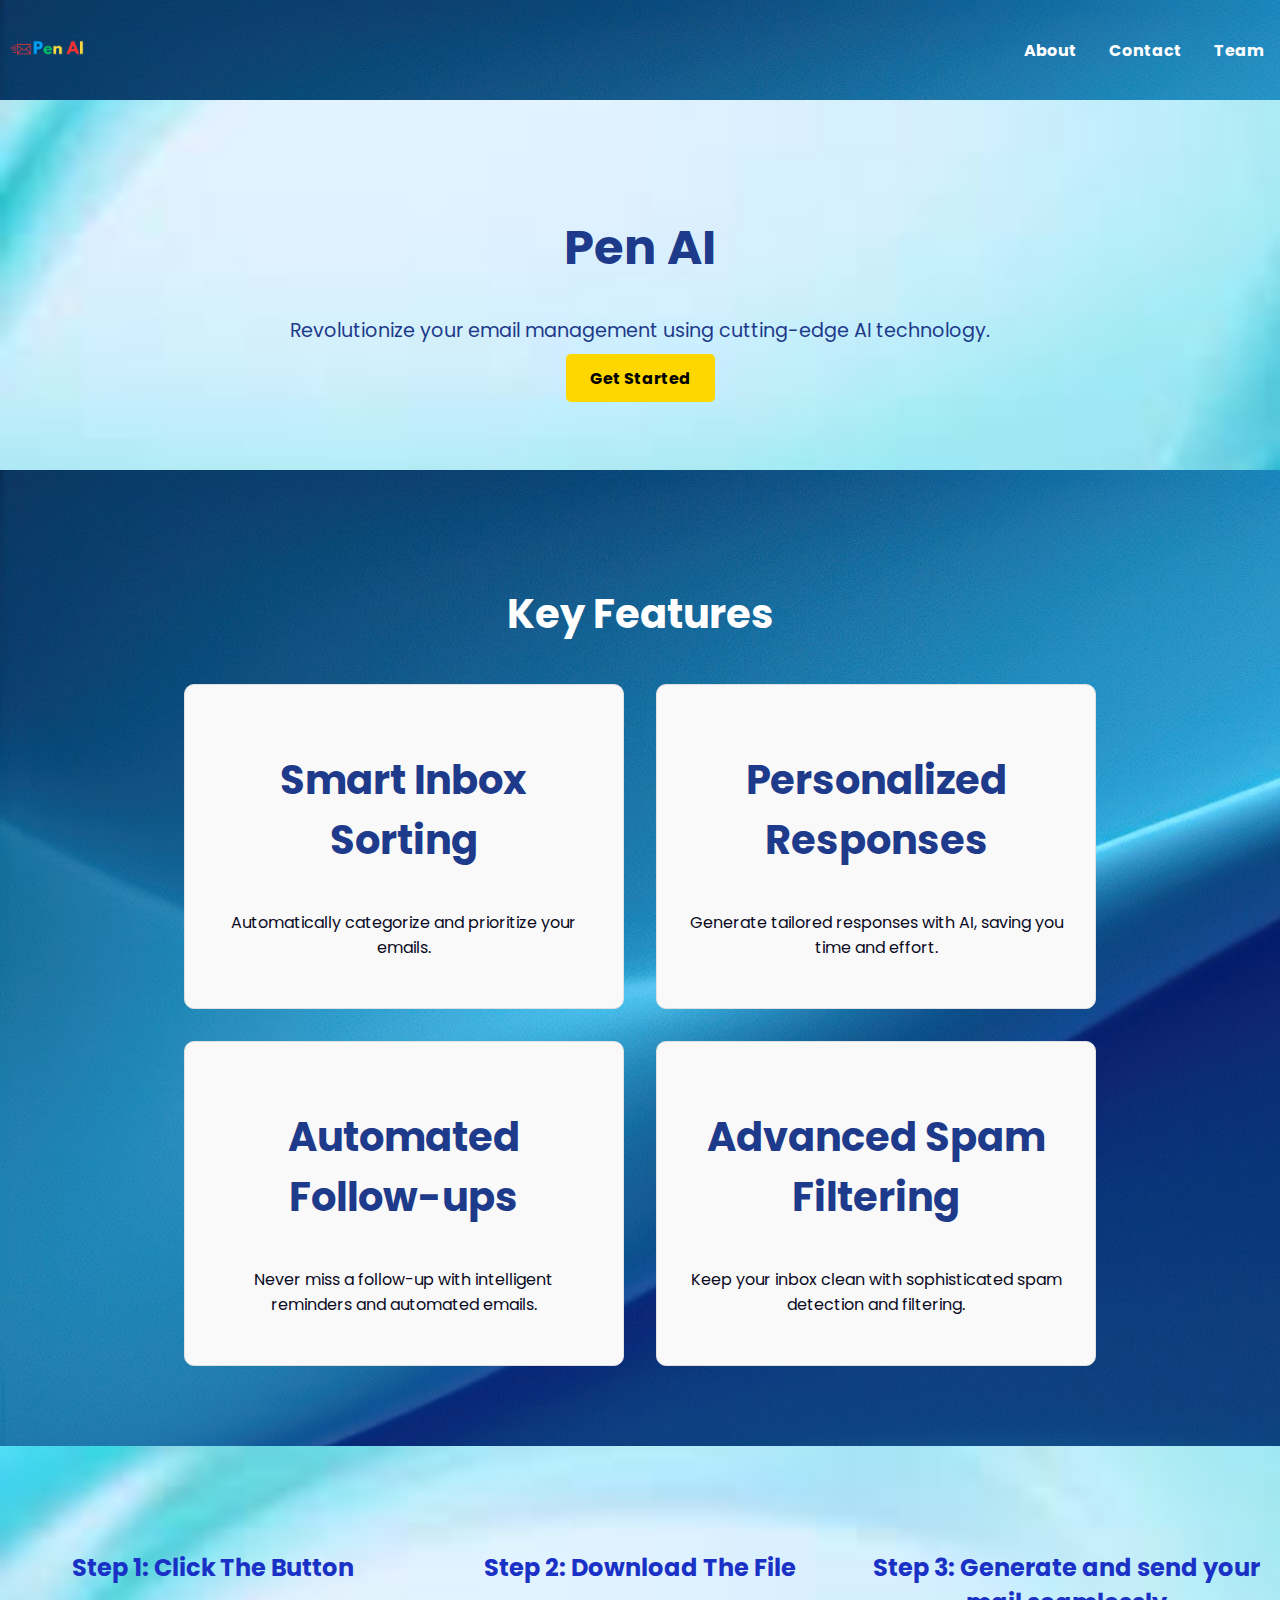
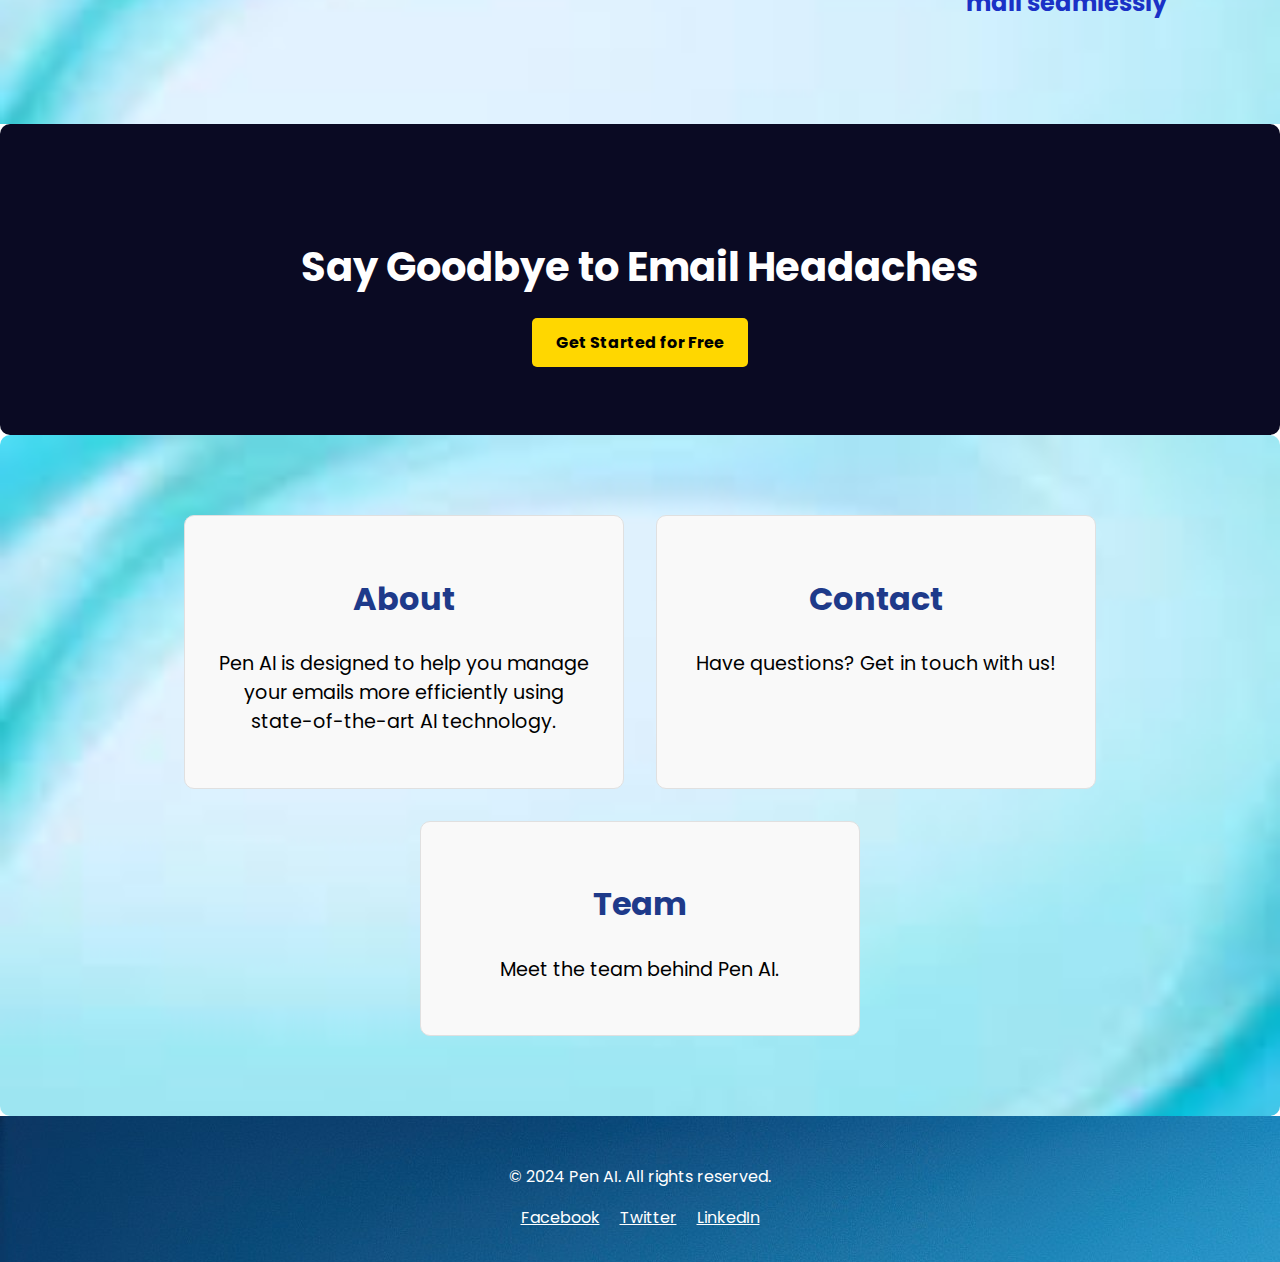
<file: PenAi/index.html>
<!DOCTYPE html>
<html lang="en">
<head>
  <meta charset="UTF-8">
  <meta name="viewport" content="width=device-width, initial-scale=1.0">
  <title>Pen AI</title>
  <link rel="stylesheet" href="landingpage.css">
</head>
<body>
  <header>
    <img src="logo.png" alt="Pen AI Logo" style="height: 100px; width: 100px;">
    <nav>
      <ul>
        <li><a href="about.html">About</a></li>
        <li><a href="contact.html">Contact</a></li>
        <li><a href="../Teampage.html">Team</a></li>
        
      </ul>
    </nav>
    
  </header>
  <div class="header">
    <h1>Pen AI</h1>
    <p>Revolutionize your email management using cutting-edge AI technology.</p>
    <a href="#cta" class="btn-primary">Get Started </a>
    <div class="header-background">
    
    </div>
  </div>
 

  <section class="features">
    <h2>Key Features</h2>
    <div class="feature-grid">
      <div class="feature">
        <h2>Smart Inbox Sorting</h2>
        <p>Automatically categorize and prioritize your emails.</p>
      </div>
      <div class="feature">
        <h2>Personalized Responses</h2>
        <p>Generate tailored responses with AI, saving you time and effort.</p>
      </div>
      <div class="feature">
        <h2>Automated Follow-ups</h2>
        <p>Never miss a follow-up with intelligent reminders and automated emails.</p>
      </div>
      <div class="feature">
        <h2>Advanced Spam Filtering</h2>
        <p>Keep your inbox clean with sophisticated spam detection and filtering.</p>
      </div>
    </div>
  </section>

  <section class="how-it-works">
 
    <div class="steps">
      <div class="step">
        <h3>Step 1: Click The Button </h3>
      </div>
      <div class="step">
        <h3>Step 2: Download The File </h3>
      </div>
      <div class="step">
        <h3>Step 3: Generate and send your mail seamlessly </h3>
      </div>
    </div>
  </section>

  <section id="cta" class="cta">
    <h2>Say Goodbye to Email Headaches</h2>
    <a href="https://drive.google.com/file/d/1eTfmT7Q2cPmJHX3fdbkCtXgHNUvS566e/view?usp=drive_link" class="btn-primary">Get Started for Free</a>
  </section>

  <section class="new-section">
    <div class="section-grid">
      <div class="section">
    <h2>About</h2>
    <p>Pen AI is designed to help you manage your emails more efficiently using state-of-the-art AI technology.</p>
      </div>

      <div class="section">
    <h2>Contact</h2>
    <p>Have questions? Get in touch with us!</p>
    </div>

    <div class="section">
    <h2>Team</h2>
    <p>Meet the team behind Pen AI.</p>
    </div>

    <!-- <div class="section">
    <h2>History</h2>
    <p>Learn about the history of Pen AI and our journey.</p>
    </div> -->

    <!-- <div class="section">
    <h2>Settings</h2>
    <p>Customize your Pen AI experience in the settings.</p>
    </div> -->
  </div>
  </section>

  <footer>
    <p>&copy; 2024 Pen AI. All rights reserved.</p>
    <div class="social-links">
      <a href="#">Facebook</a>
      <a href="#">Twitter</a>
      <a href="#">LinkedIn</a>
    </div>
  </footer>
</body>
</html>
</file>
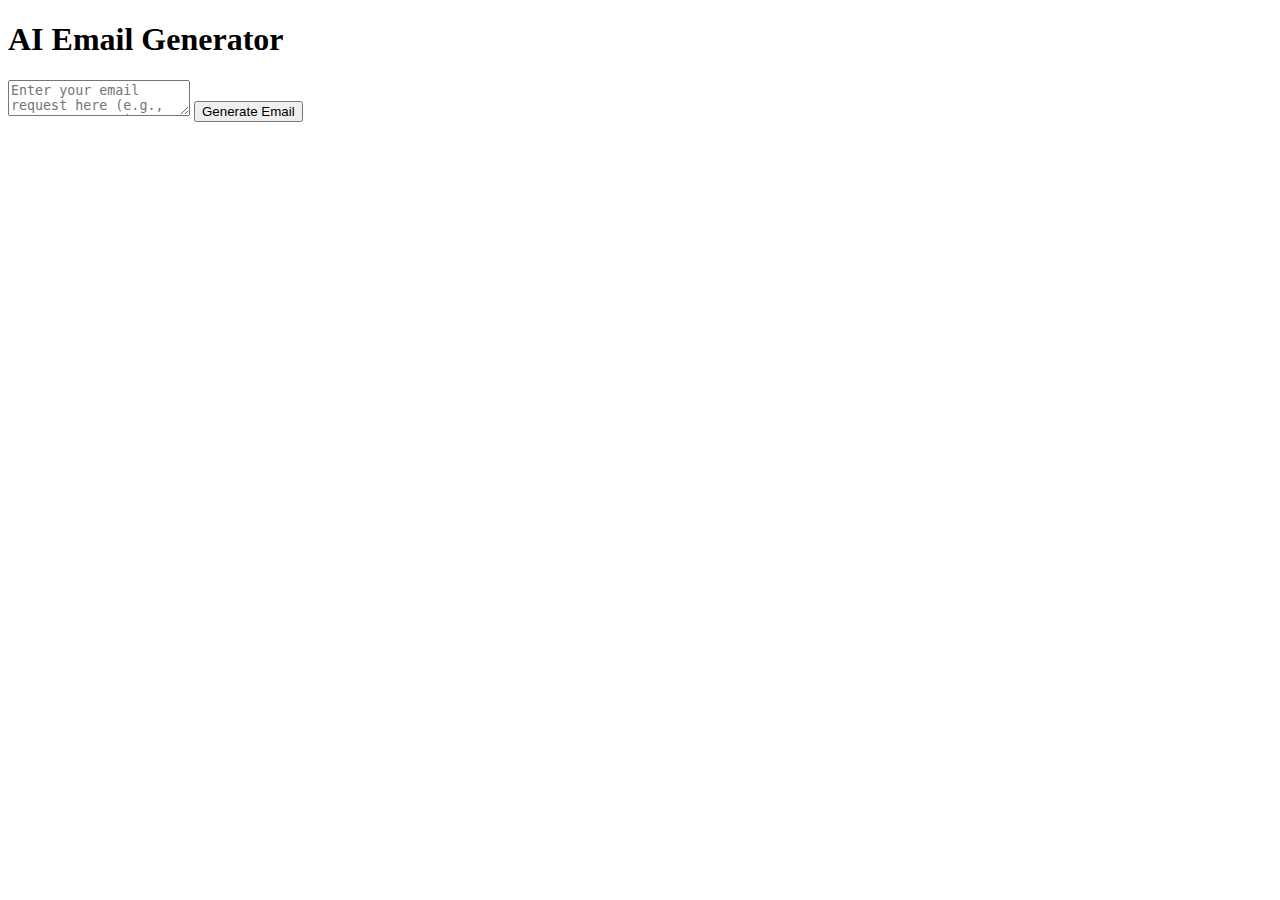
<file: PenAi/templates/index.html>
<!DOCTYPE html>
<html lang="en">
<head>
    </head>
<body>
    <div class="container">
        <h1>AI Email Generator</h1>
        <form id="emailForm">
            <textarea id="userInput" placeholder="Enter your email request here (e.g., 'Request vacation time')"></textarea>
            <button type="submit">Generate Email</button>
            <div id="loading" style="display: none;">Loading...</div>
        </form>
        <div class="response" id="response"></div>
        <button id="copyButton" style="display: none;">Copy</button>
    </div>
    <script>
        const form = document.getElementById('emailForm');
        const userInput = document.getElementById('userInput');
        const responseDiv = document.getElementById('response');
        const loadingDiv = document.getElementById('loading');
        const copyButton = document.getElementById('copyButton');

        form.addEventListener('submit', function(e) {
            e.preventDefault();
            if (userInput.value.trim() === '') {
                alert('Please enter your email request.');
                return;
            }
            loadingDiv.style.display = 'block';
            fetch('/generate', {
                method: 'POST',
                headers: {
                    'Content-Type': 'application/x-www-form-urlencoded',
                },
                body: 'user_input=' + encodeURIComponent(userInput.value)
            })
            .then(response => response.json())
            .then(data => {
                responseDiv.textContent = data.response;
                copyButton.style.display = 'inline-block';
            })
            .catch(error => {
                responseDiv.textContent = 'An error occurred. Please try again.';
                console.error('Error:', error);
            })
            .finally(() => {
                loadingDiv.style.display = 'none';
            });
        });

        copyButton.addEventListener('click', function() {
            navigator.clipboard.writeText(responseDiv.textContent)
                .then(() => {
                    alert('Email copied to clipboard!');
                })
                .catch(err => {
                    console.error("Failed to copy: ", err);
                });
        });
    </script>
</body>
</html>
</file>
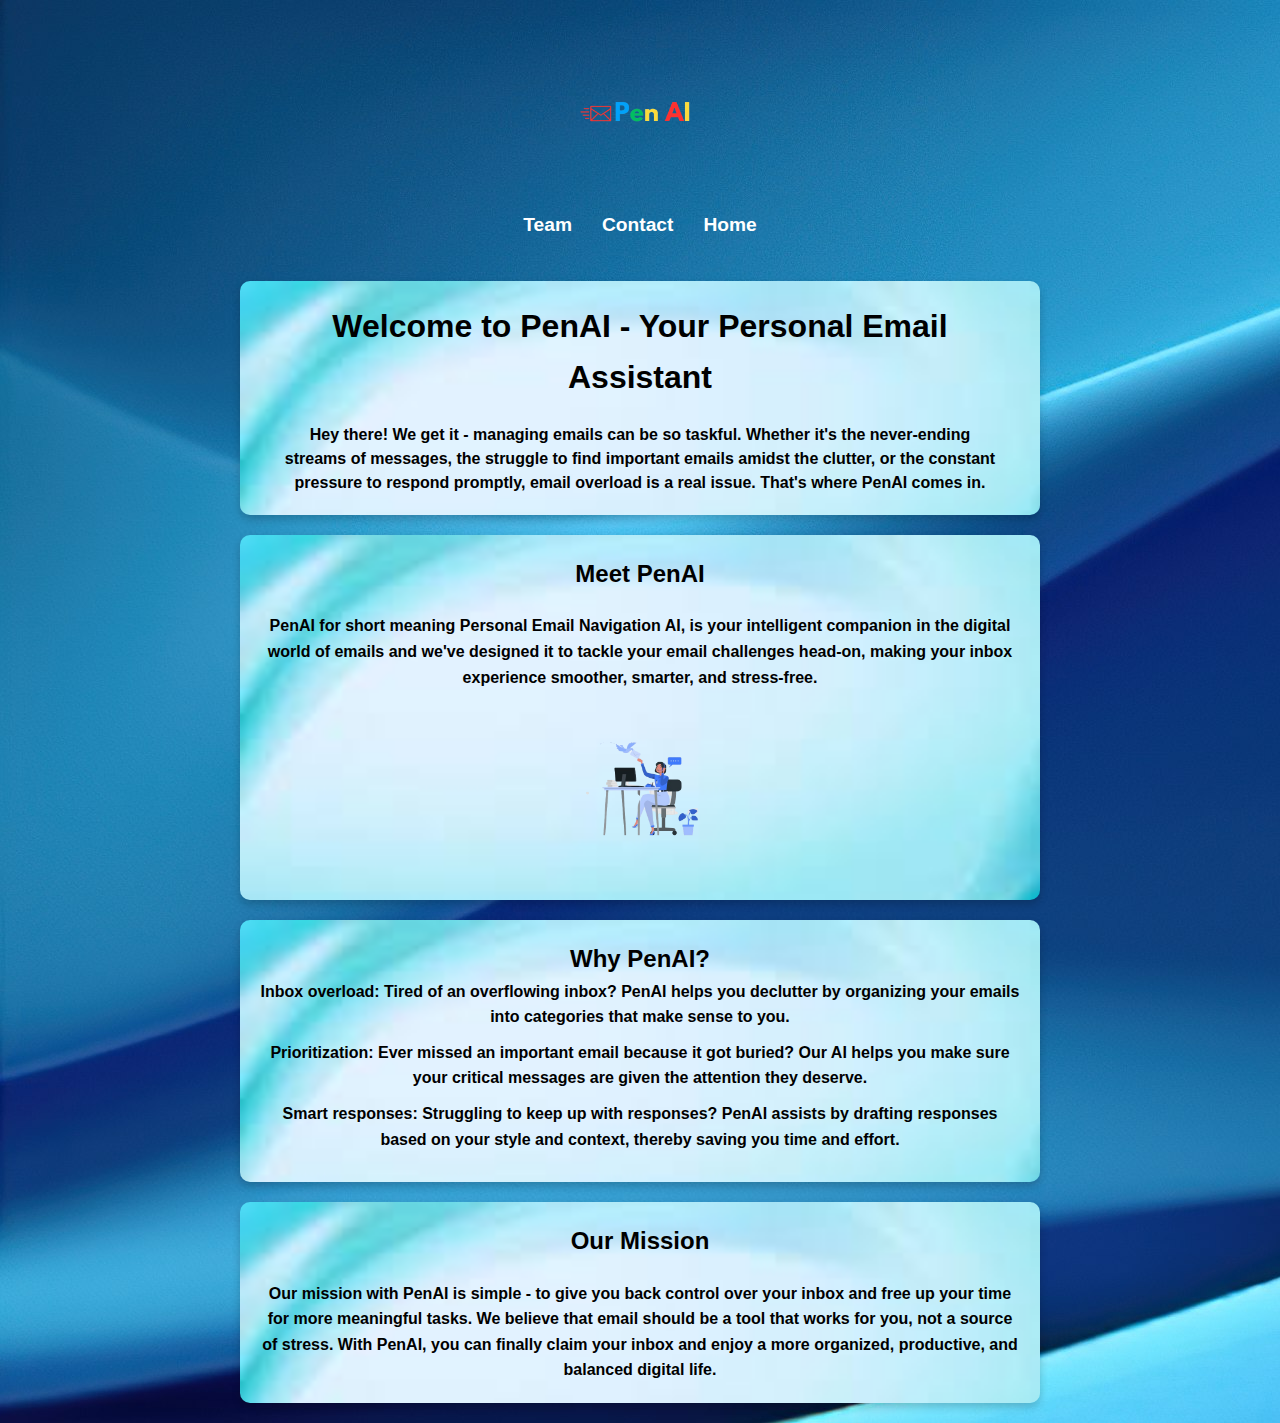
<file: PenAi/about.html>
<!DOCTYPE html>
<html lang="en">
<head>
    <meta charset="UTF-8">
    <meta name="viewport" content="width=device-width, initial-scale=1.0">
    <link rel="stylesheet" href="about.css">
    <title>PenAI - Your Personal Email Assistant</title>
</head>
<body>
    <header>
        <img src="logo.png" alt="PenAI Logo" class="firstimage">
        <nav>
            <ul>
                <li><a href="Teampage.html">Team</a></li>
                <li><a href="contact.html">Contact</a></li>
                <li><a href="index.html">Home</a></li>
            </ul>
        </nav>
    </header>
    
    <div class="all section">
        <div class="firstdiv">
            <h1>Welcome to PenAI - Your Personal Email Assistant</h1>
            <p>Hey there! We get it - managing emails can be so taskful. Whether it's the never-ending streams of messages, the struggle to find important emails amidst the clutter, or the constant pressure to respond promptly, email overload is a real issue. That's where PenAI comes in.</p>
        </div>

        <div class="seconddiv">
            <h2>Meet PenAI</h2>
            <p>PenAI for short meaning Personal Email Navigation AI, is your intelligent companion in the digital world of emails and we've designed it to tackle your email challenges head-on, making your inbox experience smoother, smarter, and stress-free.</p>
            <img src="Contact_us-rafiki-removebg-preview.png" alt="PenAI" class="secondimage">
        </div>

        <div class="thirddiv">
            <h2>Why PenAI?</h2>
            <p><b>Inbox overload:</b> Tired of an overflowing inbox? PenAI helps you declutter by organizing your emails into categories that make sense to you.</p>
            <p><b>Prioritization:</b> Ever missed an important email because it got buried? Our AI helps you make sure your critical messages are given the attention they deserve.</p>
            <p><b>Smart responses:</b> Struggling to keep up with responses? PenAI assists by drafting responses based on your style and context, thereby saving you time and effort.</p>
        </div>

        <div class="fourthdiv">
            <h2>Our Mission</h2>
            <p>Our mission with PenAI is simple - to give you back control over your inbox and free up your time for more meaningful tasks. We believe that email should be a tool that works for you, not a source of stress. With PenAI, you can finally claim your inbox and enjoy a more organized, productive, and balanced digital life.</p>
        </div>
    </div>
</body>
</html>
</file>
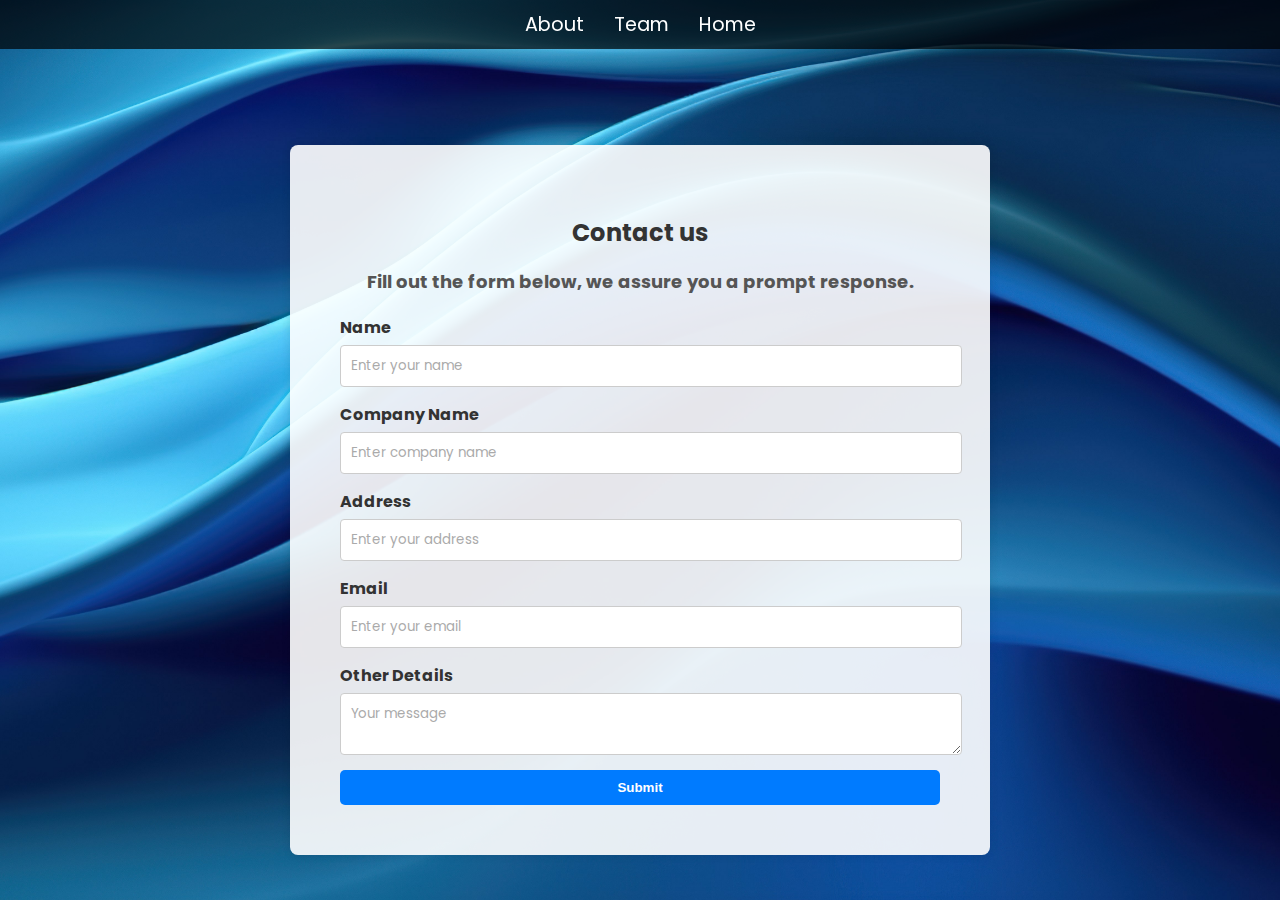
<file: PenAi/contact.html>
<!DOCTYPE html>
<html lang="en">
<head>
    <meta charset="UTF-8">
    <meta http-equiv="X-UA-Compatible" content="IE=edge">
    <meta name="viewport" content="width=device-width, initial-scale=1.0">
    <title>PenAi</title>
    <style>
        @import url('https://fonts.googleapis.com/css2?family=Poppins:wght@400;500;600;700&display=swap');

        body {
            font-family: 'Poppins', sans-serif;
            background: url('background.jpg') no-repeat center center fixed;
            background-size: cover;
            margin: 0;
            padding: 0;
            display: flex;
            flex-direction: column;
            justify-content: center;
            align-items: center;
            height: 100vh;
        }

        nav {
            width: 100%;
            background: rgba(0, 0, 0, 0.7);
            padding: 10px 0;
            position: fixed;
            top: 0;
            left: 0;
            z-index: 1000;
        }

        nav ul {
            list-style: none;
            display: flex;
            justify-content: center;
            margin: 0;
            padding: 0;
        }

        nav ul li {
            margin: 0 15px;
        }

        nav ul li a {
            color: #fff;
            text-decoration: none;
            font-size: 1.2em;
        }

        nav ul li a:hover {
            text-decoration: underline;
        }

        #contact {
            background: rgba(255, 255, 255, 0.9);
            padding: 50px;
            border-radius: 8px;
            box-shadow: 0 0 10px rgba(0, 0, 0, 0.1);
            width: 90%;
            max-width: 600px;
            margin-top: 100px; /* Added margin-top to avoid overlap with nav */
            text-align: center;
        }

        #contact h2 {
            margin-bottom: 10px;
            color: #333;
            font-size: 24px;
        }

        #contact h3 {
            margin-bottom: 20px;
            color: #555;
            font-size: 18px;
        }

        #contact form {
            display: flex;
            flex-direction: column;
            align-items: stretch;
            text-align: left;
        }

        #contact form label {
            font-weight: bold;
            margin-bottom: 5px;
            color: #333;
        }

        #contact form input,
        #contact form textarea {
            width: 100%;
            padding: 10px;
            border: 1px solid #ccc;
            border-radius: 4px;
            margin-bottom: 15px;
            font-family: 'Poppins', sans-serif;
        }

        #contact form input::placeholder,
        #contact form textarea::placeholder {
            color: #aaa;
        }

        #contact form button {
            padding: 10px;
            border: none;
            border-radius: 5px;
            background-color: #007bff;
            color: white;
            cursor: pointer;
            font-weight: bold;
            transition: background-color 0.3s ease;
        }

        #contact form button:hover {
            background-color: #0056b3;
        }

        /* Media Queries for Responsiveness */
        @media (max-width: 768px) {
            body {
                flex-direction: column;
                height: auto;
                padding: 20px;
            }

            #contact {
                width: 100%;
                max-width: 600px;
                margin: 0;
            }
        }

        @media (max-width: 480px) {
            #contact {
                padding: 10px;
            }

            #contact form button {
                padding: 8px;
            }

            #contact form input,
            #contact form textarea {
                padding: 8px;
            }
        }
    </style>
</head>
<body>
    <nav>
        <ul>
            <li><a href="about.html">About</a></li>
            <li><a href="Teampage.html">Team</a></li>
            <li><a href="index.html">Home</a></li>
        </ul>
    </nav>

    <section id="contact">

        <h2>Contact us</h2>
        <h3>Fill out the form below, we assure you a prompt response.</h3>

        <form>
            <label for="name">Name</label>
            <input type="text" id="name" placeholder="Enter your name">

            <label for="companyname">Company Name</label>
            <input type="text" id="companyname" placeholder="Enter company name">

            <label for="address">Address</label>
            <input type="text" id="address" placeholder="Enter your address">

            <label for="email">Email</label>
            <input type="email" id="email" placeholder="Enter your email">

            <label for="message">Other Details</label>
            <textarea id="message" placeholder="Your message"></textarea>

            <button type="submit">Submit</button>
        </form>
    </section>
</body>
</html>
</file>
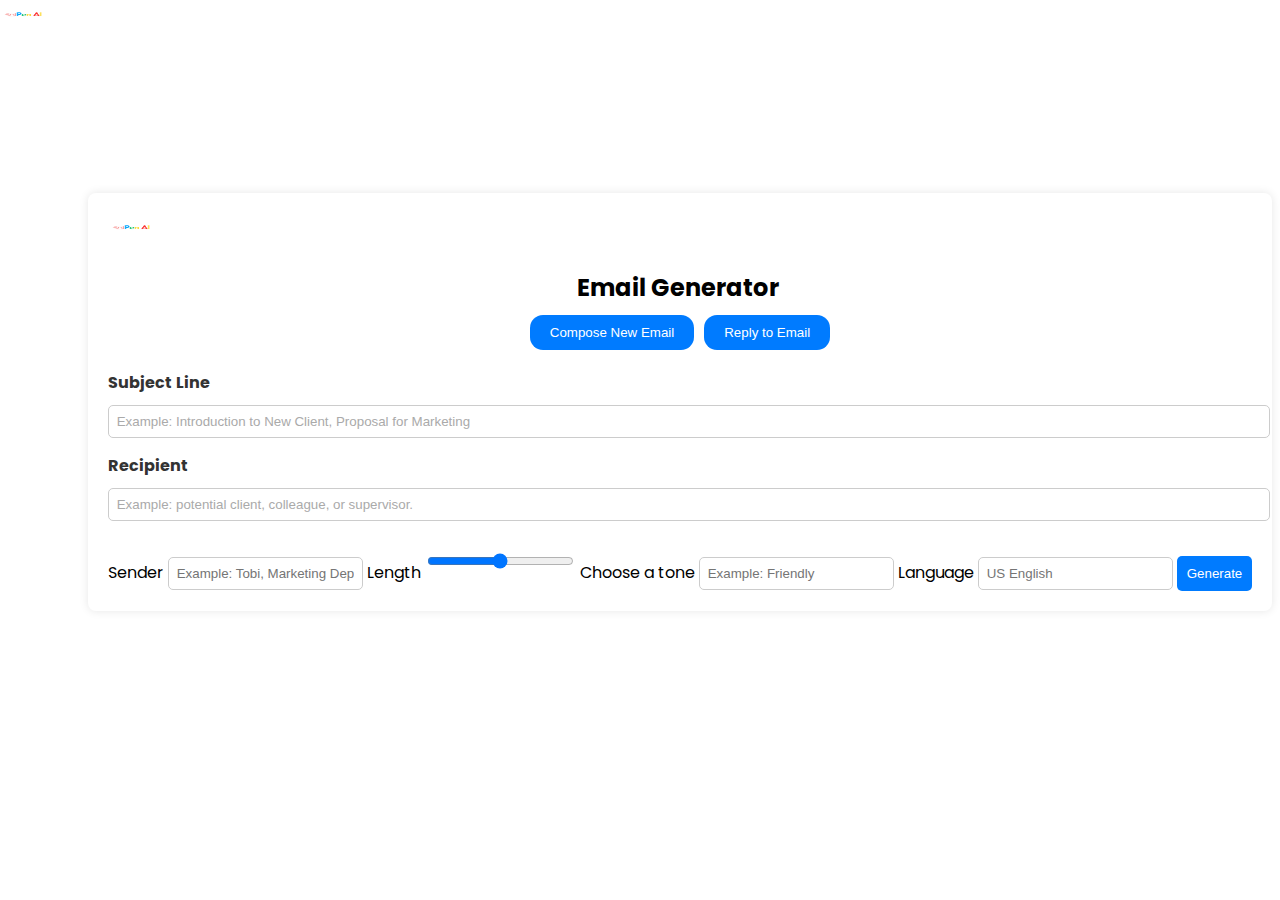
<file: PenAi/dashboard.html>
<!DOCTYPE html>
<html lang="en">
<head>
    <meta charset="UTF-8">
    <meta name="viewport" content="width=device-width, initial-scale=1.0">
    <title>Dashboard</title>
    <link rel="stylesheet" href="dashboard.css">
    <!-- <script type="module">
        import { initializeApp } from "https://www.gstatic.com/firebasejs/10.12.4/firebase-app.js";
        import { getAuth, onAuthStateChanged } from "https://www.gstatic.com/firebasejs/10.12.4/firebase-auth.js";

        const firebaseConfig = {
            apiKey: "AIzaSyBnqiphyNW22iJHDE78mGccvnUnubZ5xEA",
            authDomain: "penai-45582.firebaseapp.com",
            projectId: "penai-45582",
            storageBucket: "penai-45582.appspot.com",
            messagingSenderId: "814415327072",
            appId: "1:814415327072:web:64935656d24c2a4a527805",
            measurementId: "G-BJFD578BR2"
        };

        const app = initializeApp(firebaseConfig);
        const auth = getAuth(app);

        document.addEventListener('DOMContentLoaded', () => {
            onAuthStateChanged(auth, (user) => {
                if (user) {
                    document.getElementById('welcome-message').textContent = `Welcome, ${user.email}`;
                } else {
                    window.location.href = 'signup.html';
                }
            });

            document.getElementById('compose-btn').addEventListener('click', showComposeSection);
            document.getElementById('reply-btn').addEventListener('click', showReplySection);
        });

        function showComposeSection() {
            document.getElementById('compose-section').style.display = 'block';
            document.getElementById('reply-section').style.display = 'none';
        }

        function showReplySection() {
            document.getElementById('compose-section').style.display = 'none';
            document.getElementById('reply-section').style.display = 'block';
        }
    </script> -->
</head>
<body>
    <nav>
        <img src="logo.png" alt="Pen AI Logo" style="height: 700px; width: 700px;" class="logo">
        <h1 id="welcome-message">Welcome</h1>
    </nav>
    <div class="container">
        <div class="email-generator">
            <div class="logo">
                <img src="logo.png" alt="Pen AI Logo" style="height: 100px; width: 100px;">
                <h2>Email Generator</h2>
            </div>
            <div class="type">
                <button class="btn" id="compose-btn">Compose New Email</button>
                <button class="btn" id="reply-btn">Reply to Email</button>
            </div>

            <!-- Compose Section -->
            <div id="compose-section">
                <div class="form-group">
                    <label for="subject">Subject Line</label>
                    <input type="text" id="subject" placeholder="Example: Introduction to New Client, Proposal for Marketing">
                </div>
                <div class="form-group">
                    <label for="recipient">Recipient</label>
                    <input type="text" id="recipient" placeholder="Example: potential client, colleague, or supervisor.">
                </div>
                <form>
                    <label for="sender">Sender</label>
                    <input type="text" id="sender" placeholder="Example: Tobi, Marketing Department, Product Team A, Acme Corporation.">
                    <label for="length">Length</label>
                    <input type="range" id="length" min="0" max="100" value="50">
                    <label for="tone">Choose a tone</label>
                    <input type="text" id="tone" placeholder="Example: Friendly">
                    <label for="language">Language</label>
                    <input type="text" id="language" placeholder="US English">
                    <button type="submit">Generate</button>
                </form>
                <div class="response" id="response"></div>
            </div>

            <!-- Reply Section -->
            <div id="reply-section" style="display: none;">
                <div class="form-group">
                    <label for="received-email">Received Email</label>
                    <textarea id="received-email" rows="4" placeholder="Example: I am writing to propose a new marketing campaign that I believe will be effective for your business."></textarea>
                </div>
                <div class="form-group">
                    <label for="reply-subject">Subject Line</label>
                    <input type="text" id="reply-subject" placeholder="Example: Introduction to New Client, Proposal for Marketing">
                </div>
                <div class="form-group">
                    <label for="reply-recipient">Recipient</label>
                    <input type="text" id="reply-recipient" placeholder="Example: potential client, colleague, or supervisor.">
                </div>
                <form>
                    <label for="reply-sender">Sender</label>
                    <input type="text" id="reply-sender" placeholder="Example: John Smith, Marketing Department, Product Team A, Acme Corporation.">
                    <label for="reply-length">Length</label>
                    <input type="range" id="reply-length" min="0" max="100" value="50">
                    <label for="reply-tone">Choose a tone</label>
                    <input type="text" id="reply-tone" placeholder="Example: Friendly">
                    <label for="reply-language">Language</label>
                    <input type="text" id="reply-language" placeholder="US English">
                    <button type="submit">Generate</button>
                </form>
            </div>
        </div>
    </div>
</body>
</html>
</file>
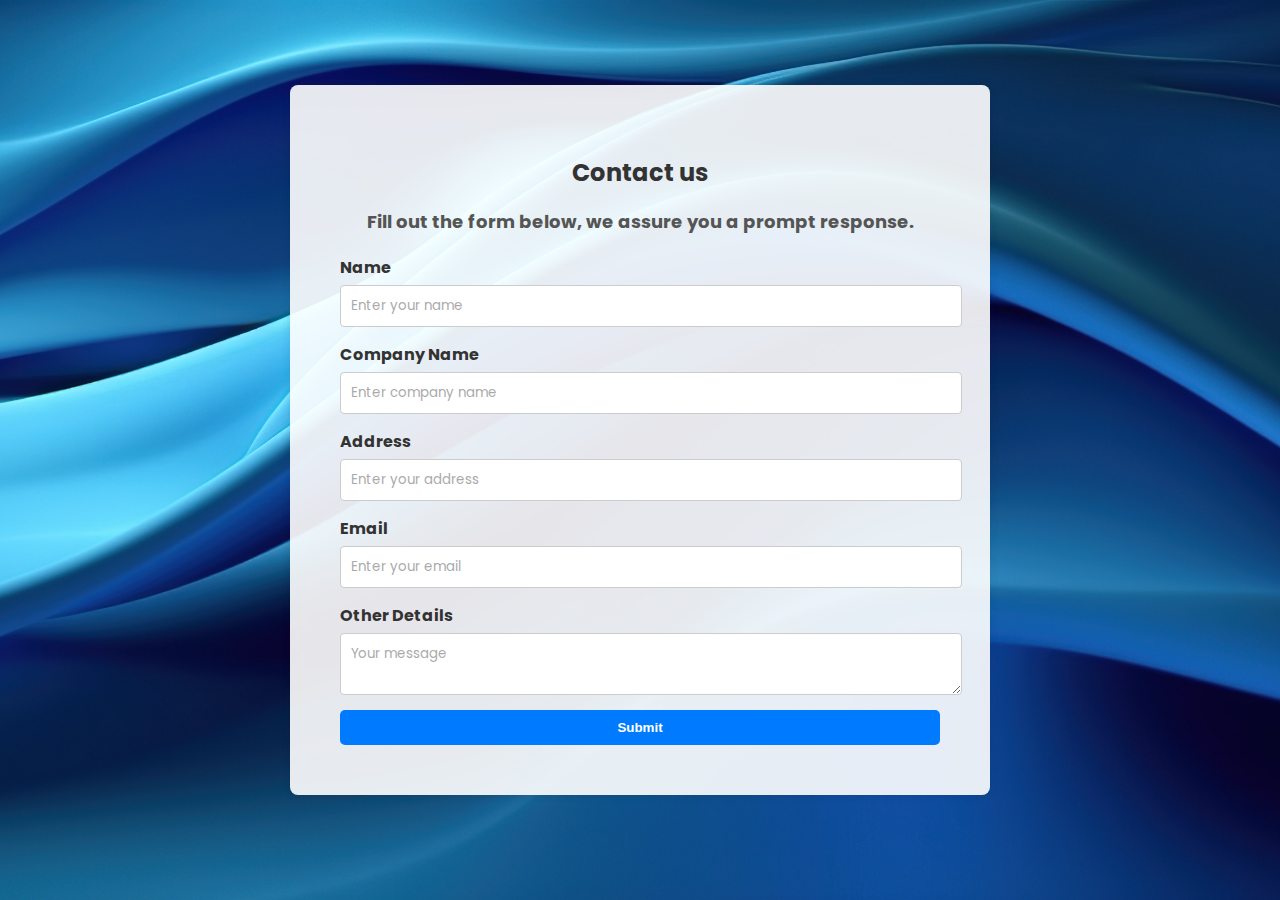
<file: PenAi/templates/contact.html>
<!DOCTYPE html>
<html lang="en">
<head>
    <meta charset="UTF-8">
    <meta http-equiv="X-UA-Compatible" content="IE=edge">
    <meta name="viewport" content="width=device-width, initial-scale=1.0">
    <title>PenAi</title>
    <style>
        @import url('https://fonts.googleapis.com/css2?family=Poppins:wght@400;500;600;700&display=swap');

        body {
            font-family: 'Poppins', sans-serif;
            background: url('background.jpg') no-repeat center center fixed;
            background-size: cover;
            margin: 0;
            padding: 0;
            display: flex;
            justify-content: center;
            align-items: center;
            height: 100vh;
        }

        #contact {
            background: rgba(255, 255, 255, 0.9);
            padding: 50px;
            border-radius: 8px;
            box-shadow: 0 0 10px rgba(0, 0, 0, 0.1);
            width: 90%;
            max-width: 600px;
            margin-bottom: 20px;
            text-align: center;
        }

        #contact h2 {
            margin-bottom: 10px;
            color: #333;
            font-size: 24px;
        }

        #contact h3 {
            margin-bottom: 20px;
            color: #555;
            font-size: 18px;
        }

        #contact form {
            display: flex;
            flex-direction: column;
            align-items: stretch;
            text-align: left;
        }

        #contact form label {
            font-weight: bold;
            margin-bottom: 5px;
            color: #333;
        }

        #contact form input,
        #contact form textarea {
            width: 100%;
            padding: 10px;
            border: 1px solid #ccc;
            border-radius: 4px;
            margin-bottom: 15px;
            font-family: 'Poppins', sans-serif;
        }

        #contact form input::placeholder,
        #contact form textarea::placeholder {
            color: #aaa;
        }

        #contact form button {
            padding: 10px;
            border: none;
            border-radius: 5px;
            background-color: #007bff;
            color: white;
            cursor: pointer;
            font-weight: bold;
            transition: background-color 0.3s ease;
        }

        #contact form button:hover {
            background-color: #0056b3;
        }

        /* Media Queries for Responsiveness */
        @media (max-width: 768px) {
            body {
                flex-direction: column;
                height: auto;
                padding: 20px;
            }

            #contact {
                width: 100%;
                max-width: 600px;
                margin: 0;
            }
        }

        @media (max-width: 480px) {
            #contact {
                padding: 10px;
            }

            #contact form button {
                padding: 8px;
            }

            #contact form input,
            #contact form textarea {
                padding: 8px;
            }
        }
    </style>
</head>
<body>
    <section id="contact">
        <h2>Contact us</h2>
        <h3>Fill out the form below, we assure you a prompt response.</h3>

        <form>
            <label for="name">Name</label>
            <input type="text" id="name" placeholder="Enter your name">

            <label for="companyname">Company Name</label>
            <input type="text" id="companyname" placeholder="Enter company name">

            <label for="address">Address</label>
            <input type="text" id="address" placeholder="Enter your address">

            <label for="email">Email</label>
            <input type="email" id="email" placeholder="Enter your email">

            <label for="message">Other Details</label>
            <textarea id="message" placeholder="Your message"></textarea>

            <button type="submit">Submit</button>
        </form>
    </section>
</body>
</html>
</file>
<file: PenAi/landingpage.css>
@import url('https://fonts.googleapis.com/css2?family=Poppins:ital,wght@0,100;0,200;0,300;0,400;0,500;0,600;0,700;0,800;0,900;1,100;1,200;1,300;1,400;1,500;1,600;1,700;1,800;1,900&display=swap');

body {
  font-family: 'Poppins', 'Sans-serif';
  color: #000000;
  margin: 0;
  padding: 0;
  text-decoration: none;
}

header {
  display: flex;
  background: url(background.jpg);
  padding: 0;
  text-align: center;
  align-items: center;
  justify-content: space-between;
}

nav ul {
  list-style-type: none;
  padding: 0;
  margin: 0;
  display: flex;
  justify-content: right;
}

nav li {
  margin: 0 1em;
}

nav a {
  color: #ffffff; /* White */
  text-decoration: none;
  font-weight: bold;
}

nav a:hover {
  color: #e94560; /* Red hover color */
}

.header {
  position: relative;
  text-align: center;
  padding: 5em 1em;
  color: #1e3a8a;
  background: url(back.jpg) no-repeat center;
  background-size: cover;
}

.header h1 {
  font-size: 3em;
}

.header p {
  font-size: 1.2em;
  margin: 0 0 20px 0;
}

.header .btn-primary {
  background-color: #ffd700; /* Gold */
  color: #000000; /* Black */
  padding: 0.8em 1.5em;
  border: none;
  border-radius: 5px;
  font-weight: bold;
  cursor: pointer;
  text-decoration: none;
}

.header .btn-primary:hover {
  background-color: #e94560;
  color: #ffffff;
}

.features {
  padding: 5em 1em;
  background: url(background.jpg);
}

.features h2 {
  text-align: center;
  font-size: 2.5em;
  color: #ffffff;
  margin-bottom: 1em;
}

.feature-grid {
  display: flex;
  flex-wrap: wrap;
  gap: 2em;
  justify-content: center;
}

.feature {
  background: #f9f9f9;
  border: 1px solid #e0e0e0;
  border-radius: 10px;
  padding: 2em;
  width: 30%;
  text-align: center;
  transition: transform 0.3s, box-shadow 0.3s;
}

.feature img {
  max-width: 100%;
  height: auto;
  border-radius: 10px;
}

.feature h2 {
  color: #1e3a8a; /* Blue */
}

.feature p {
  color: #0a0a23;
}

.feature:hover {
  transform: translateY(-10px);
  box-shadow: 0 10px 20px rgba(0, 0, 0, 0.1);
}

.how-it-works {
  padding: 5em 1em;
  background: url(back.jpg);
  background-size: cover;
}

.how-it-works h2 {
  text-align: center;
  font-size: 2.5em;
  color: #1a31c6; /* Blue */
  margin-bottom: 1em;
}

.steps {
  display: flex;
  justify-content: center;
  gap: 2em;
}

.step {
  text-align: center;
  flex: 1;
}

.step h3 {
  font-size: 1.5em;
  color: #1a31c6; /* Blue */
}

.cta {
  text-align: center;
  padding: 5em 1em;
  background: #0a0a23;
  color: #ffffff;
  border-radius: 10px;
}

.cta h2 {
  font-size: 2.5em;
}

.cta .btn-primary {
  background-color: #ffd700; /* Gold */
  color: #000000; /* Black */
  padding: 0.8em 1.5em;
  border: none;
  border-radius: 5px;
  font-weight: bold;
  cursor: pointer;
  text-decoration: none;
}

.cta .btn-primary:hover {
  background-color: #e94560; /* Red hover color */
  color: #ffffff; /* White */
}

.new-section {
  padding: 5em 1em;
  background: url(back.jpg);
  background-size: cover;
  color: #000000;
  width: auto;
  border-radius: 10px;
  text-align: center;
}

.new-section h2 {
  font-size: 2em;
  color: #1e3a8a; /* Blue */
}

.new-section p {
  font-size: 1.2em;
  margin: 1em 0;
}

.new-section .btn {
  margin-top: 1em;
}

.section-grid {
  display: flex;
  flex-wrap: wrap;
  gap: 2em;
  justify-content: center;
}

.section {
  background: #f9f9f9;
  border: 1px solid #e0e0e0;
  border-radius: 10px;
  padding: 2em;
  width: 30%;
  text-align: center;
  transition: transform 0.3s, box-shadow 0.3s;
}

footer {
  background: url(background.jpg);
  color: #ffffff;
  padding: 2em 0;
  text-align: center;
}

footer .social-links {
  margin-top: 1em;
}

footer .social-links a {
  color: #ffffff; /* White */
  margin: 0 0.5em;
  transition: color 0.3s;
}

footer .social-links a:hover {
  color: #ffd700;
}

/* Responsive Design */
@media (max-width: 1024px) {
  .feature {
    width: 45%;
  }
  
  .section {
    width: 45%;
  }
}

@media (max-width: 768px) {
  header {
    flex-direction: column;
    align-items: center;
  }
  
  .features, .how-it-works, .new-section {
    padding: 3em 1em;
  }
  
  .feature, .section {
    width: 90%;
  }
  
  .steps {
    flex-direction: column;
    align-items: center;
  }
}

@media (max-width: 480px) {
  .header h1 {
    font-size: 2em;
  }
  
  .header p {
    font-size: 1em;
  }
  
  .features h2, .how-it-works h2, .cta h2, .new-section h2 {
    font-size: 2em;
  }
  
  .feature, .section {
    padding: 1em;
    width: 100%;
  }
  
  .cta h2 {
    font-size: 2em;
  }
}
</file>
<file: PenAi/about.css>
/* Global Styles */
* {
  box-sizing: border-box;
  margin: 0;
  padding: 0;
}

body {
  background: url('background.jpg');
  color: #000;
  font-family: 'Arial', sans-serif;
  font-weight: bold;
  line-height: 1.6;
}

header {
  color: #fff;
  padding: 20px;
  text-align: center;
}

header nav ul {
  list-style: none;
  padding: 0;
  display: flex;
  justify-content: center;
  margin-top: 10px;
}

header nav ul li {
  margin: 0 15px;
}

header nav ul li a {
  color: #fff;
  text-decoration: none;
  font-size: 1.2em;
}

header nav ul li a:hover {
  text-decoration: underline;
}

.all section {
  width: 100%;
}

/* General styles for images */
.firstimage, .secondimage {
  display: block;
  margin: 20px auto;
  width: 150px;
}

/* General styles for divs */
.firstdiv, .seconddiv, .thirddiv, .fourthdiv {
  background: url('back.jpg');
  background-size: cover;
  color: #000;
  padding: 20px;
  margin: 20px auto;
  width: 80%;
  max-width: 800px;
  border-radius: 10px;
  box-shadow: 0 4px 8px rgba(0, 0, 0, 0.2);
  text-align: center;
}

/* Specific styles for the firstdiv */
.firstdiv p {
  margin-top: 20px;
  padding: 0 20px;
  line-height: 1.5;
}

/* Specific styles for the seconddiv */
.seconddiv h2 {
  text-align: center;
  margin-bottom: 20px;
}

.seconddiv p {
  margin-bottom: 20px;
}

/* Specific styles for the thirddiv */
.thirddiv p {
  margin-bottom: 10px;
}

/* Specific styles for the fourthdiv */
.fourthdiv p {
  margin-top: 20px;
}

/* Responsive Design */
@media (max-width: 768px) {
  .firstimage, .secondimage {
    width: 100px;
  }

  .firstdiv, .seconddiv, .thirddiv, .fourthdiv {
    width: 90%;
  }

  .firstdiv p, .seconddiv p, .thirddiv p, .fourthdiv p {
    padding: 0 10px;
  }
}

@media (max-width: 480px) {
  .firstimage, .secondimage {
    width: 80px;
  }

  .firstdiv, .seconddiv, .thirddiv, .fourthdiv {
    padding: 10px;
  }
}
</file>
<file: PenAi/dashboard.css>
@import url('https://fonts.googleapis.com/css2?family=Poppins:ital,wght@0,100;0,200;0,300;0,400;0,500;0,600;0,700;0,800;0,900;1,100;1,200;1,300;1,400;1,500;1,600;1,700;1,800;1,900&display=swap');

body {
  font-family: 'Poppins', 'Sans-serif';
  /* background: url(back.jpg); */
  background-size: cover;
  margin: 0;
  padding: 0;
}

nav {
  /* background: url(background.jpg); */
  color: white;
  padding: 0;
}

.logo {}

#welcome-message {
  justify-content: center;
  text-align: center;
}

.container {
  display: flex;
  flex-direction: column;
  align-items: center;
  padding: 40px;
  width: 100%;
}

h1 {
  text-align: center;
}

.email-generator {
  /* background: url(back.jpg); */
  background-size: cover;
  padding: 20px;
  border-radius: 8px;
  box-shadow: 0 0 10px rgba(0, 0, 0, 0.1);
  width: auto;
  height: 100%;
  margin-top: 20px;
}

.email-generator h2 {
  text-align: center;
  margin-bottom: 10px;
}

.type {
  display: flex;
  justify-content: center;
  margin-bottom: 20px;
}

.btn {
  background-color: #007bff;
  color: white;
  border: none;
  padding: 10px 20px;
  margin: 0 5px;
  cursor: pointer;
  border-radius: 13px;
  transition: background-color 0.3s ease;
}

.btn:hover {
  background-color: #0056b3;
}

.form-group {
  margin-bottom: 15px;
}

.form-group label {
  display: block;
  font-weight: bold;
  margin-bottom: 5px;
  color: #333;
}

.form-group input,
.form-group textarea {
  width: 100%;
  padding: 10px;
  border: 1px solid #ccc;
  border-radius: 4px;
}

.form-group input::placeholder,
.form-group textarea::placeholder {
  color: #aaa;
}

input[type="text"],
input[type="range"],
textarea {
  padding: 8px;
  margin-top: 5px;
  border: 1px solid #ccc;
  border-radius: 5px;
}

button {
  margin-top: 20px;
  padding: 10px;
  border: none;
  border-radius: 5px;
  background-color: #007bff;
  color: white;
  cursor: pointer;
}

button:hover {
  background-color: #0056b3;
}

img {
  max-width: 50px;
  max-height: 30px;
}

.logo {
  margin-bottom: 5px;
  margin-right: 4px;
}

.logo1 {
  justify-content: center;
  align-items: center;
}

/* Media Queries for Responsiveness */
@media (max-width: 768px) {
  .container {
    padding: 10px;
  }

  .email-generator {
    width: 100%;
    max-width: 600px;
    margin: 0;
  }

  .type {
    flex-direction: column;
  }

  .btn {
    width: 100%;
    margin: 5px 0;
  }
}

@media (max-width: 480px) {
  .container {
    padding: 5px;
  }

  .email-generator {
    padding: 10px;
  }

  .btn {
    padding: 8px 16px;
  }

  .form-group input,
  .form-group textarea {
    padding: 8px;
  }

  button {
    padding: 8px;
  }

  img {
    max-width: 40px;
    max-height: 25px;
  }
}
</file>
